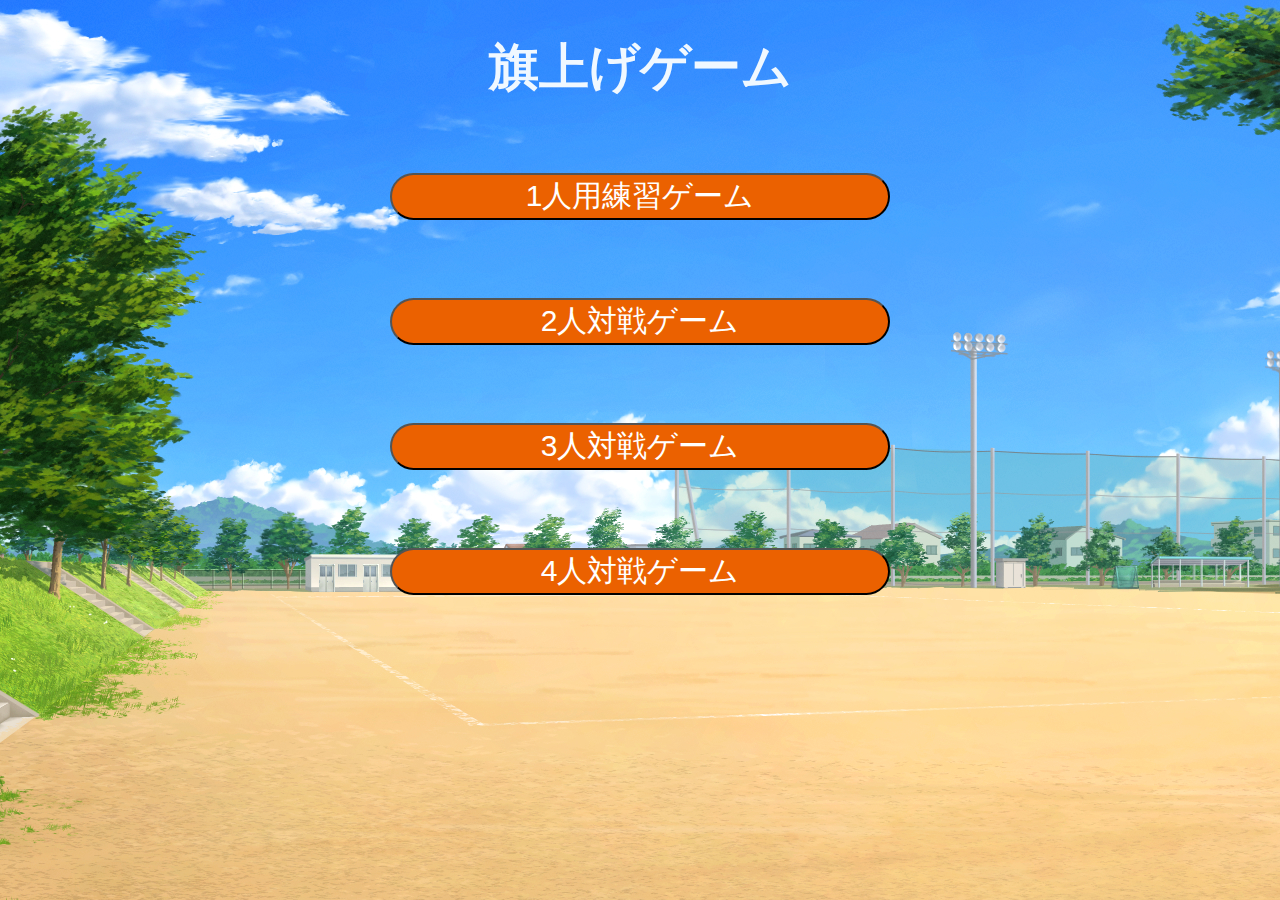
<file: index.html>
<!DOCTYPE html>
<html lang="ja">
<head>
    <meta charset="UTF-8">
    <meta name="viewport" content="width=device-width, initial-scale=1.0">
    <link href="style.css" rel="stylesheet">
    <title>旗上げゲームをしよう！</title>
</head>
<body>
    <h1 class="game_title">旗上げゲーム</h1>
    <div class="button_wrapper">
        <button onclick="location.href='one_player_game.html'">1人用練習ゲーム</button>
        <button onclick="location.href='two_players_game.html'">2人対戦ゲーム</button>
        <button onclick="location.href='three_players_game.html'">3人対戦ゲーム</button>
        <button onclick="location.href='four_players_game.html'">4人対戦ゲーム</button>
    </div>
</body>
</html>
</file>
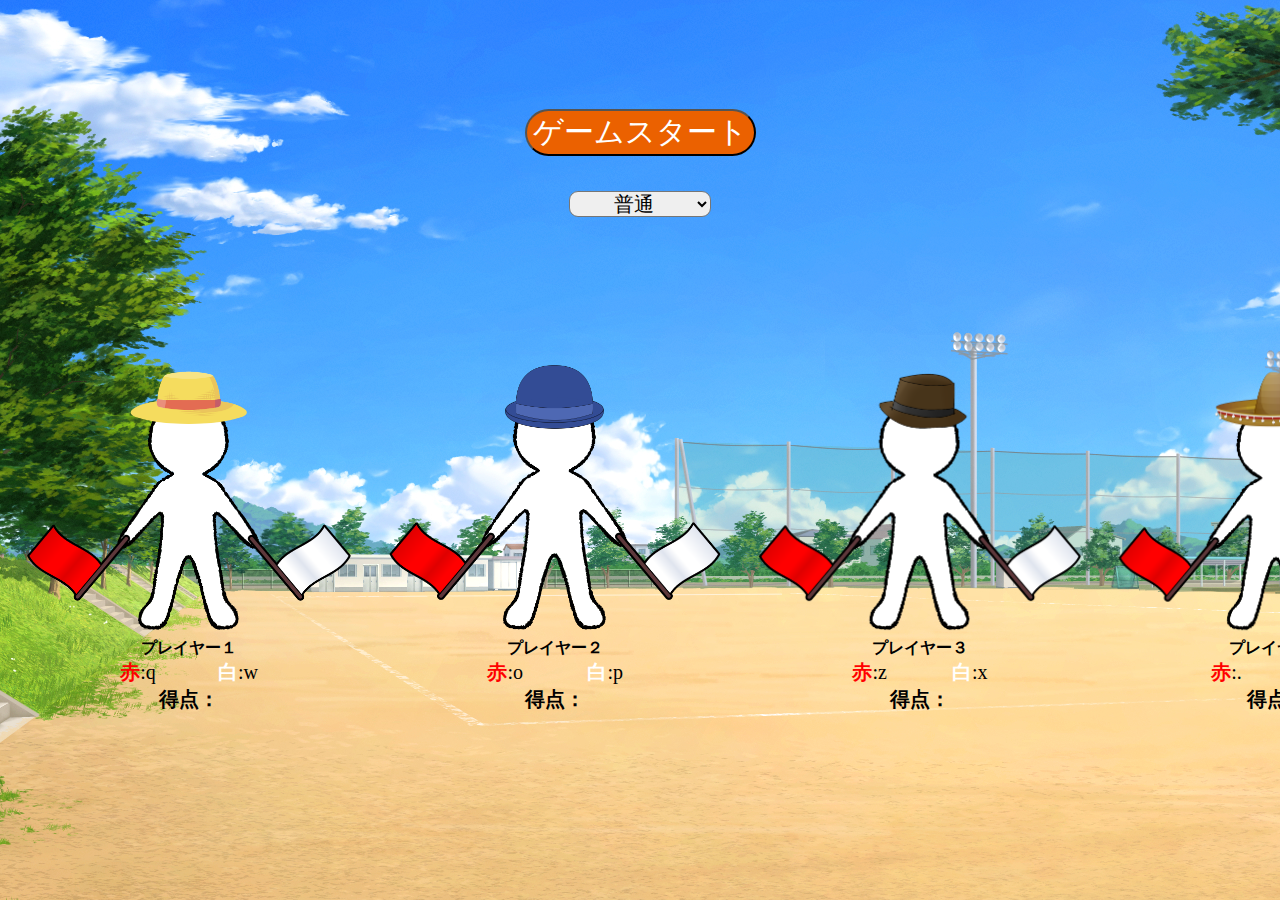
<file: four_players_game.html>
<!DOCTYPE html>
<html lang="ja">
<head>
    <meta charset="UTF-8">
    <meta name="viewport" content="width=device-width, initial-scale=1.0">
    <link href="style.css" rel="stylesheet">
    <title>旗上げゲーム|1人用</title>
</head>
<body>
    <div class="announcement_wrapper" id="announcement_wrapper">
        <div class="start_button_wrapper">
            <div><button onclick="game_start()">ゲームスタート</button></div>
            <div>
                <select name="difficulty_selection" class="difficulty_selection" id="difficulty_selection">
                    <option value="basic">普通</option>
                    <option value="hard">難しい</option>
                    <option value="very_hard">とても難しい</option>
                </select>
            </div>
        </div>
    </div>
    <div class="main_contents">
        <div class="player_wrapper">
            <div class="answer" id="player01_answer"></div>
            <div class="human_wrapper">
                <img src="img/player01/pause01.png" alt="" class="player" id="player01">
            </div>
            <div class="player_name">プレイヤー１</div>
            <div class="key_wrapper">
                <div><span style="color: red; font-weight: bold;">赤</span>:q</div>
                <div><span style="color: white; font-weight: bold;">白</span>:w</div>
            </div>
            <div class="score">得点：<span id="player01_score"></span></div>
        </div>
        <div class="player_wrapper">
            <div class="answer" id="player02_answer"></div>
            <div class="human_wrapper">
                <img src="img/player02/pause01.png" alt="" class="player" id="player02">
            </div>
            <div class="player_name">プレイヤー２</div>
            <div class="key_wrapper">
                <div><span style="color: red; font-weight: bold;">赤</span>:o</div>
                <div><span style="color: white; font-weight: bold;">白</span>:p</div>
            </div>
            <div class="score">得点：<span id="player02_score"></span></div>
        </div>
        <div class="player_wrapper">
            <div class="answer" id="player03_answer"></div>
            <div class="human_wrapper">
                <img src="img/player03/pause01.png" alt="" class="player" id="player03">
            </div>
            <div class="player_name">プレイヤー３</div>
            <div class="key_wrapper">
                <div><span style="color: red; font-weight: bold;">赤</span>:z</div>
                <div><span style="color: white; font-weight: bold;">白</span>:x</div>
            </div>
            <div class="score">得点：<span id="player03_score"></span></div>
        </div>
        <div class="player_wrapper">
            <div class="answer" id="player04_answer"></div>
            <div class="human_wrapper">
                <img src="img/player04/pause01.png" alt="" class="player" id="player04">
            </div>
            <div class="player_name">プレイヤー４</div>
            <div class="key_wrapper">
                <div><span style="color: red; font-weight: bold;">赤</span>:.</div>
                <div><span style="color: white; font-weight: bold;">白</span>:/</div>
            </div>
            <div class="score">得点：<span id="player04_score"></span></div>
        </div>
    </div>

    <dialog class="dialog_result" id="dialog_result">
        <h1>結果発表</h1>
        <div class="score_display" id="score_display">
            得点：<span id="score_number"></span>
        </div>
        <div class="result_message">お疲れさまでした！</div>
        <div class="result_button_wrapper">
            <button onclick="location.href='index.html'">トップページに戻る</button>
            <button onclick="location.reload()">もう一度遊ぶ</button>
        </div>
    </dialog>
    
    
    <script src="./flag_game.js"></script>
    <script>
        const player01 = new Player("q", "w", "player01", "プレイヤー１");
        const player02 = new Player("o", "p", "player02", "プレイヤー２");
        const player03 = new Player("z", "x", "player03", "プレイヤー３");
        const player04 = new Player(".", "/", "player04", "プレイヤー４");
        const players_array = [player01, player02, player03, player04];
    </script>
</body>
</html>
</file>
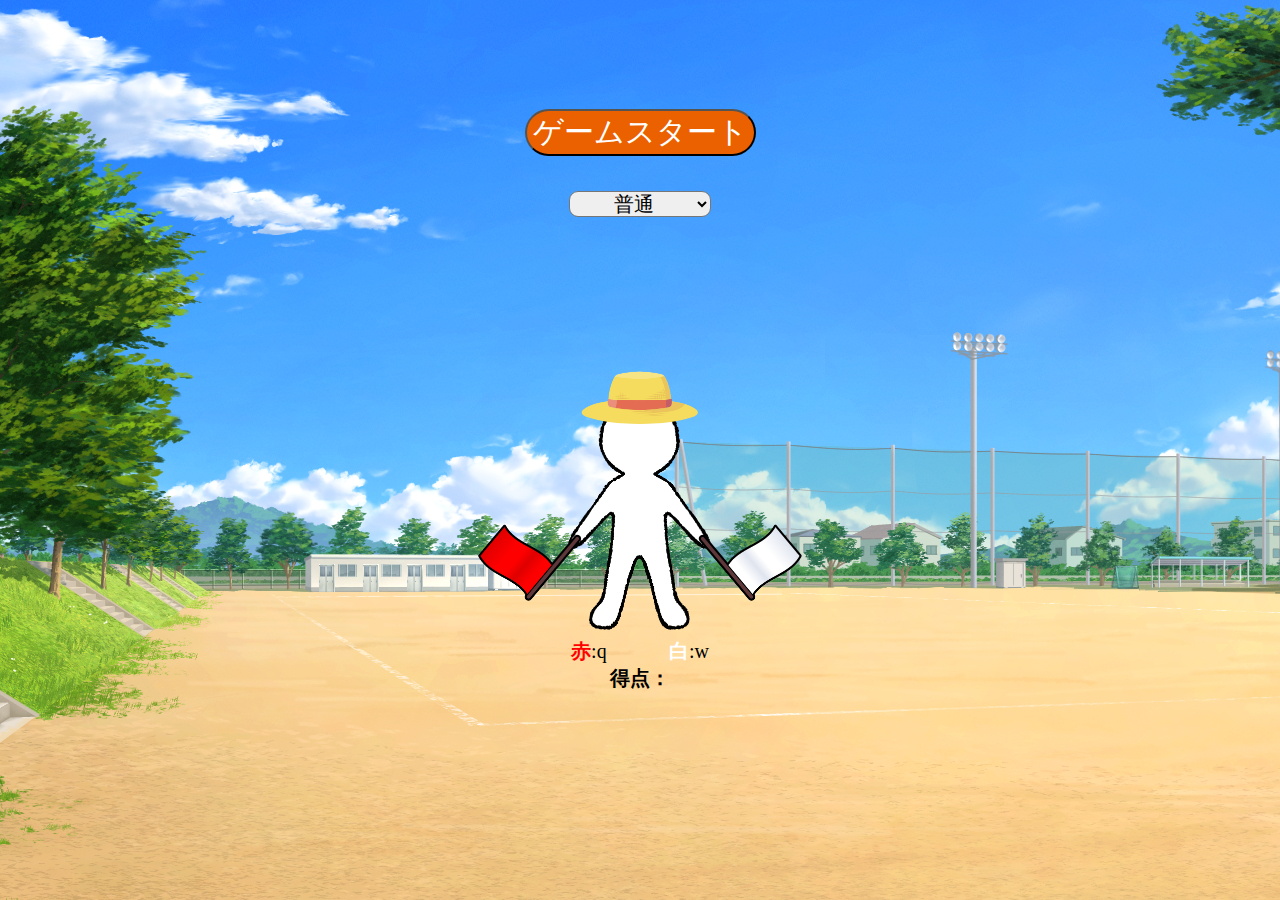
<file: one_player_game.html>
<!DOCTYPE html>
<html lang="ja">
<head>
    <meta charset="UTF-8">
    <meta name="viewport" content="width=device-width, initial-scale=1.0">
    <link href="style.css" rel="stylesheet">
    <title>旗上げゲーム|1人用</title>
</head>
<body>
    <div class="announcement_wrapper" id="announcement_wrapper">
        <div class="start_button_wrapper">
            <div><button onclick="game_start()">ゲームスタート</button></div>
            <div>
                <select name="difficulty_selection" class="difficulty_selection" id="difficulty_selection">
                    <option value="basic">普通</option>
                    <option value="hard">難しい</option>
                    <option value="very_hard">とても難しい</option>
                </select>
            </div>
        </div>
    </div>
    <div class="main_contents">
        <div class="player_wrapper">
            <div class="answer" id="player01_answer"></div>
            <div class="human_wrapper">
                <img src="img/player01/pause01.png" alt="" class="player" id="player01">
            </div>
            <div class="key_wrapper">
                <div><span style="color: red; font-weight: bold;">赤</span>:q</div>
                <div><span style="color: white; font-weight: bold;">白</span>:w</div>
            </div>
            <div class="score">得点：<span id="player01_score"></span></div>
        </div>
    </div>

    <dialog class="dialog_result" id="dialog_result">
        <h1>結果発表</h1>
        <div class="score_display" id="score_display">
            得点：<span id="score_number"></span>
        </div>
        <div class="result_message">お疲れさまでした！</div>
        <div class="result_button_wrapper">
            <button onclick="location.href='index.html'">トップページに戻る</button>
            <button onclick="location.reload()">もう一度遊ぶ</button>
        </div>
    </dialog>
    
    
    <script src="./flag_game.js"></script>
    <script>
        const player01 = new Player("q", "w", "player01", "あなた");
        const players_array = [player01];
    </script>
</body>
</html>
</file>
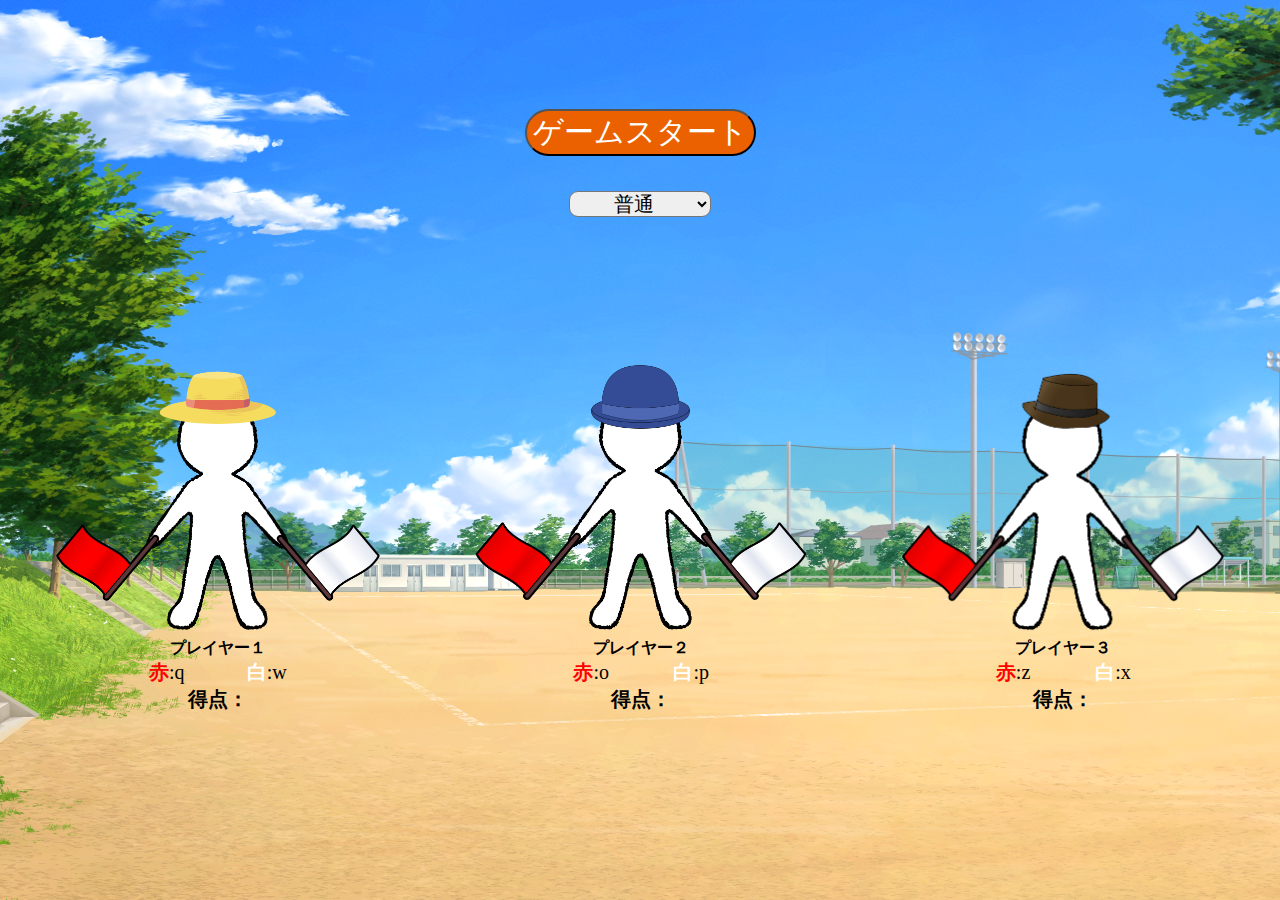
<file: three_players_game.html>
<!DOCTYPE html>
<html lang="ja">
<head>
    <meta charset="UTF-8">
    <meta name="viewport" content="width=device-width, initial-scale=1.0">
    <link href="style.css" rel="stylesheet">
    <title>旗上げゲーム|1人用</title>
</head>
<body>
    <div class="announcement_wrapper" id="announcement_wrapper">
        <div class="start_button_wrapper">
            <div><button onclick="game_start()">ゲームスタート</button></div>
            <div>
                <select name="difficulty_selection" class="difficulty_selection" id="difficulty_selection">
                    <option value="basic">普通</option>
                    <option value="hard">難しい</option>
                    <option value="very_hard">とても難しい</option>
                </select>
            </div>
        </div>
    </div>
    <div class="main_contents">
        <div class="player_wrapper">
            <div class="answer" id="player01_answer"></div>
            <div class="human_wrapper">
                <img src="img/player01/pause01.png" alt="" class="player" id="player01">
            </div>
            <div class="player_name">プレイヤー１</div>
            <div class="key_wrapper">
                <div><span style="color: red; font-weight: bold;">赤</span>:q</div>
                <div><span style="color: white; font-weight: bold;">白</span>:w</div>
            </div>
            <div class="score">得点：<span id="player01_score"></span></div>
        </div>
        <div class="player_wrapper">
            <div class="answer" id="player02_answer"></div>
            <div class="human_wrapper">
                <img src="img/player02/pause01.png" alt="" class="player" id="player02">
            </div>
            <div class="player_name">プレイヤー２</div>
            <div class="key_wrapper">
                <div><span style="color: red; font-weight: bold;">赤</span>:o</div>
                <div><span style="color: white; font-weight: bold;">白</span>:p</div>
            </div>
            <div class="score">得点：<span id="player02_score"></span></div>
        </div>
        <div class="player_wrapper">
            <div class="answer" id="player03_answer"></div>
            <div class="human_wrapper">
                <img src="img/player03/pause01.png" alt="" class="player" id="player03">
            </div>
            <div class="player_name">プレイヤー３</div>
            <div class="key_wrapper">
                <div><span style="color: red; font-weight: bold;">赤</span>:z</div>
                <div><span style="color: white; font-weight: bold;">白</span>:x</div>
            </div>
            <div class="score">得点：<span id="player03_score"></span></div>
        </div>
    </div>

    <dialog class="dialog_result" id="dialog_result">
        <h1>結果発表</h1>
        <div class="score_display" id="score_display">
            得点：<span id="score_number"></span>
        </div>
        <div class="result_message">お疲れさまでした！</div>
        <div class="result_button_wrapper">
            <button onclick="location.href='index.html'">トップページに戻る</button>
            <button onclick="location.reload()">もう一度遊ぶ</button>
        </div>
    </dialog>
    
    
    <script src="./flag_game.js"></script>
    <script>
        const player01 = new Player("q", "w", "player01", "プレイヤー１");
        const player02 = new Player("o", "p", "player02", "プレイヤー２");
        const player03 = new Player("z", "x", "player03", "プレイヤー３");
        const players_array = [player01, player02, player03];
    </script>
</body>
</html>
</file>
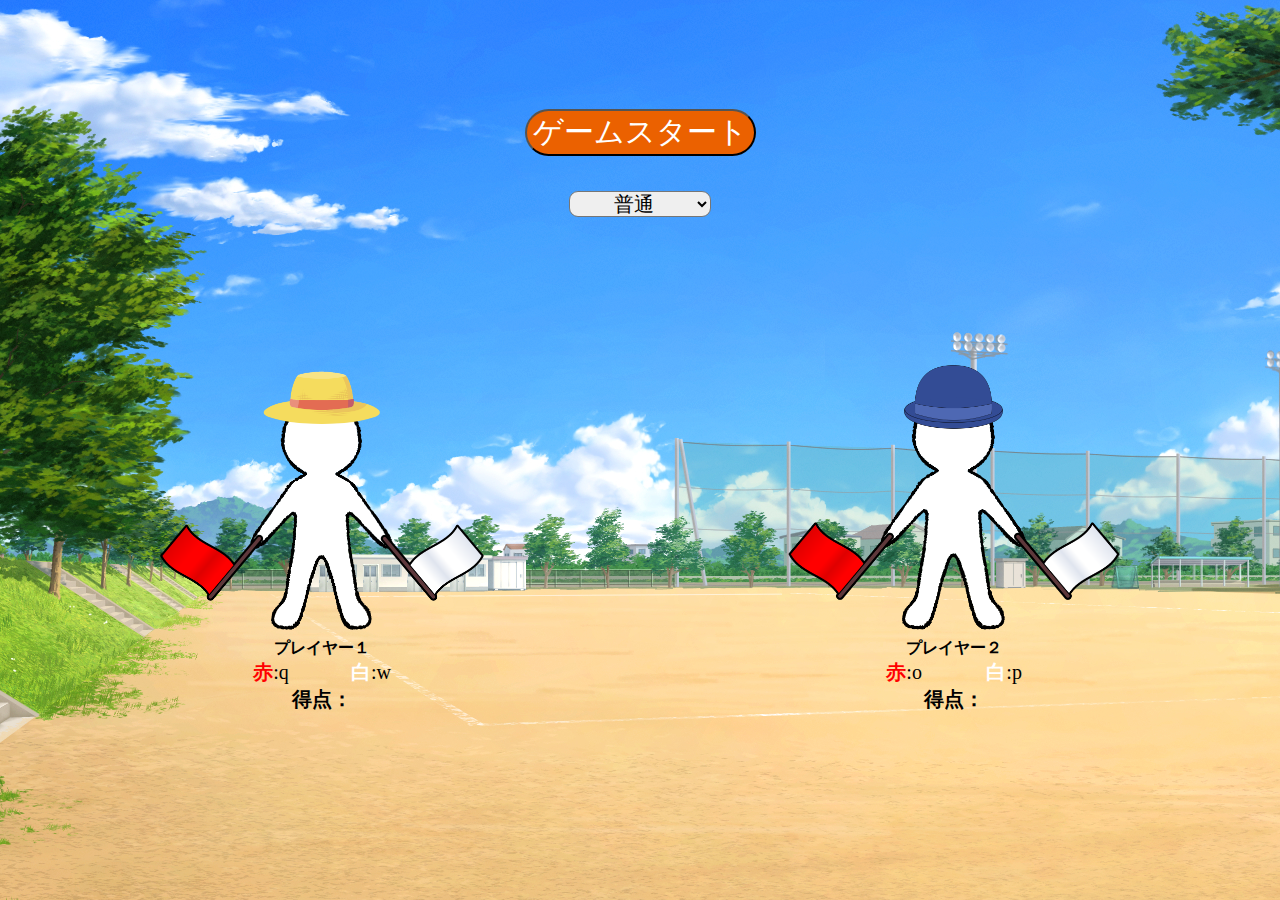
<file: two_players_game.html>
<!DOCTYPE html>
<html lang="ja">
<head>
    <meta charset="UTF-8">
    <meta name="viewport" content="width=device-width, initial-scale=1.0">
    <link href="style.css" rel="stylesheet">
    <title>旗上げゲーム|1人用</title>
</head>
<body>
    <div class="announcement_wrapper" id="announcement_wrapper">
        <div class="start_button_wrapper">
            <div><button onclick="game_start()">ゲームスタート</button></div>
            <div>
                <select name="difficulty_selection" class="difficulty_selection" id="difficulty_selection">
                    <option value="basic">普通</option>
                    <option value="hard">難しい</option>
                    <option value="very_hard">とても難しい</option>
                </select>
            </div>
        </div>
    </div>
    <div class="main_contents">
        <div class="player_wrapper">
            <div class="answer" id="player01_answer"></div>
            <div class="human_wrapper">
                <img src="img/player01/pause01.png" alt="" class="player" id="player01">
            </div>
            <div class="player_name">プレイヤー１</div>
            <div class="key_wrapper">
                <div><span style="color: red; font-weight: bold;">赤</span>:q</div>
                <div><span style="color: white; font-weight: bold;">白</span>:w</div>
            </div>
            <div class="score">得点：<span id="player01_score"></span></div>
        </div>
        <div class="player_wrapper">
            <div class="answer" id="player02_answer"></div>
            <div class="human_wrapper">
                <img src="img/player02/pause01.png" alt="" class="player" id="player02">
            </div>
            <div class="player_name">プレイヤー２</div>
            <div class="key_wrapper">
                <div><span style="color: red; font-weight: bold;">赤</span>:o</div>
                <div><span style="color: white; font-weight: bold;">白</span>:p</div>
            </div>
            <div class="score">得点：<span id="player02_score"></span></div>
        </div>
    </div>

    <dialog class="dialog_result" id="dialog_result">
        <h1>結果発表</h1>
        <div class="score_display" id="score_display">
            得点：<span id="score_number"></span>
        </div>
        <div class="result_message">お疲れさまでした！</div>
        <div class="result_button_wrapper">
            <button onclick="location.href='index.html'">トップページに戻る</button>
            <button onclick="location.reload()">もう一度遊ぶ</button>
        </div>
    </dialog>
    
    
    <script src="./flag_game.js"></script>
    <script>
        const player01 = new Player("q", "w", "player01", "プレイヤー１");
        const player02 = new Player("o", "p", "player02", "プレイヤー２");
        const players_array = [player01, player02];
    </script>
</body>
</html>
</file>
<file: style.css>
.game_title{
    text-align: center;
    color: aliceblue;
    font-size: 50px;
}
.button_wrapper{
    display: flex;
    flex-direction: column;
    margin: 0 auto;
    text-align: center;
    width: 500px;
    height: 500px;
    justify-content: space-around;
}

body{
    background-image: url("img/background01.jpg");
    background-repeat: no-repeat;
    background-position: top;
}
button{
    background-color: #eb6100;
    font-size: 30px; 
    border-radius: 100vh; 
    color: white;
    cursor: pointer;
}
button:hover{
    background: #f56500;
}
.announcement_wrapper{
    position: relative;
    top: 80px;
    margin: 0 auto;
    font-size: 60px;
    font-weight: 500;
    height: 100px;
}
.start_button_wrapper{
    text-align: center;
}
.difficulty_selection{
    font-size: 20px;
    border-radius: 1vh;
    font-family:sans-serif;
    text-align: center;
}
.main_contents{
    text-align: center;
    display: flex;
    justify-content: space-around;
    position: relative;
    top: 180px;
}
.answer{
    text-align: center;
    margin: 0 auto;
    height: 50px;
}
.answer img{
    width: 50px;
    height: 50px;
}
.human_wrapper{
    height: 300px;
}
.player{
    height: 100%;
}
.player_name{
    font-weight: bold;
}
.key_wrapper{
    text-align: center;
    margin: 0 auto;
    width: 200px;
    font-size: 20px;
    display: flex;
    justify-content: space-around;
}
.score{
    font-size: 20px;
    font-weight: bold;
}
/* .fade_text{
    animation-name:fadeLeftAnime;
    animation-duration:0.1s;
    animation-fill-mode:forwards;
    opacity:0;
    text-align: left;
    margin: 0 auto;
    width: 500px;
} */
@keyframes fadeLeftAnime{
    from {
        opacity: 0;
        transform: translateX(-100px);
    }

    to {
        opacity: 1;
        transform: translateX(0);
    }
}

.dialog_result{
    position: absolute;
    bottom: 100px;
    width: 800px;
    height: 500px;
    text-align: center;
    border-radius: 7%;
    background-color:azure;
}

.score_display{
    font-size: 30px;
    margin: 50px auto;
}

.result_message{
    font-size: 30px;
    margin: 50px auto;

}

.result_button_wrapper{
    display: flex;
    justify-content: space-around;
}
</file>
